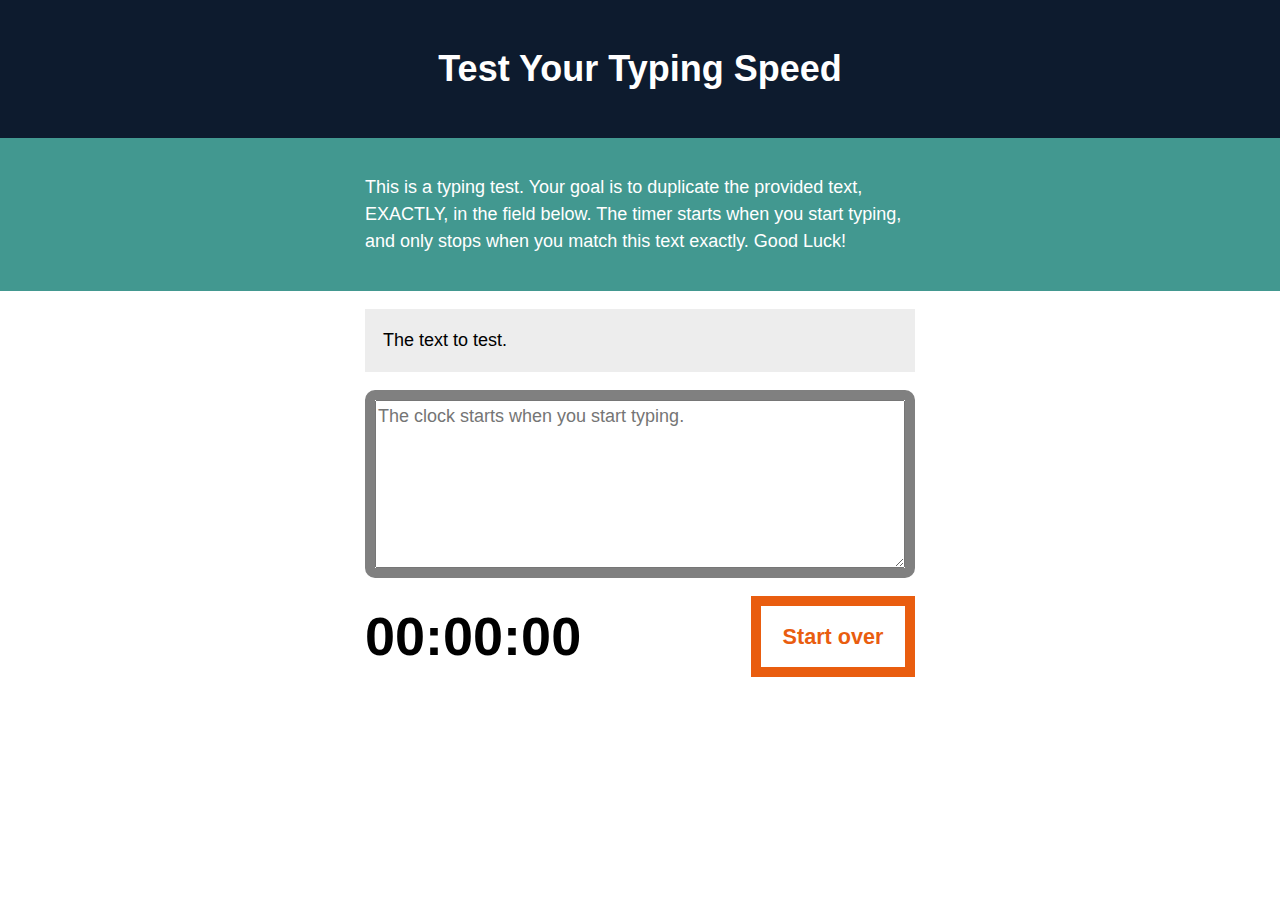
<file: Week-2_Javascript/CA1/typingSpeedTester/index.html>
<!DOCTYPE html>
<html lang="en-US">

<head>
    <meta charset="UTF-8">
    <meta name="viewport" content="width=device-width, initial-scale=1">
    <title>JS Typing Speed Test</title>
    <script src="script.js" async></script>
    <link rel="stylesheet" href="https://fonts.googleapis.com/css?family=Montserrat" type="text/css" media="all">
    <link rel="stylesheet" href="style.css">
</head>

<body>
    <header class="masthead">
        <h1>Test Your Typing Speed</h1>
    </header>
    <main class="main">
        <article class="intro">
            <p>This is a typing test. Your goal is to duplicate the provided text, EXACTLY, in the field below. The timer starts when you start typing, and only stops when you match this text exactly. Good Luck!</p>
        </article><!-- .intro -->
        <section class="test-area">
            <div id="origin-text">
                <p>The text to test.</p>
            </div><!-- #origin-text -->

            <div class="test-wrapper">
                <textarea id="test-area" name="textarea" rows="6" placeholder="The clock starts when you start typing."></textarea>
            </div><!-- .test-wrapper -->

            <div class="meta">
                <section id="clock">
                    <div class="timer">00:00:00</div>
                </section>

                <button id="reset">Start over</button>
            </div><!-- .meta -->
        </section><!-- .test-area -->
    </main>

</body>

</html>
</file>
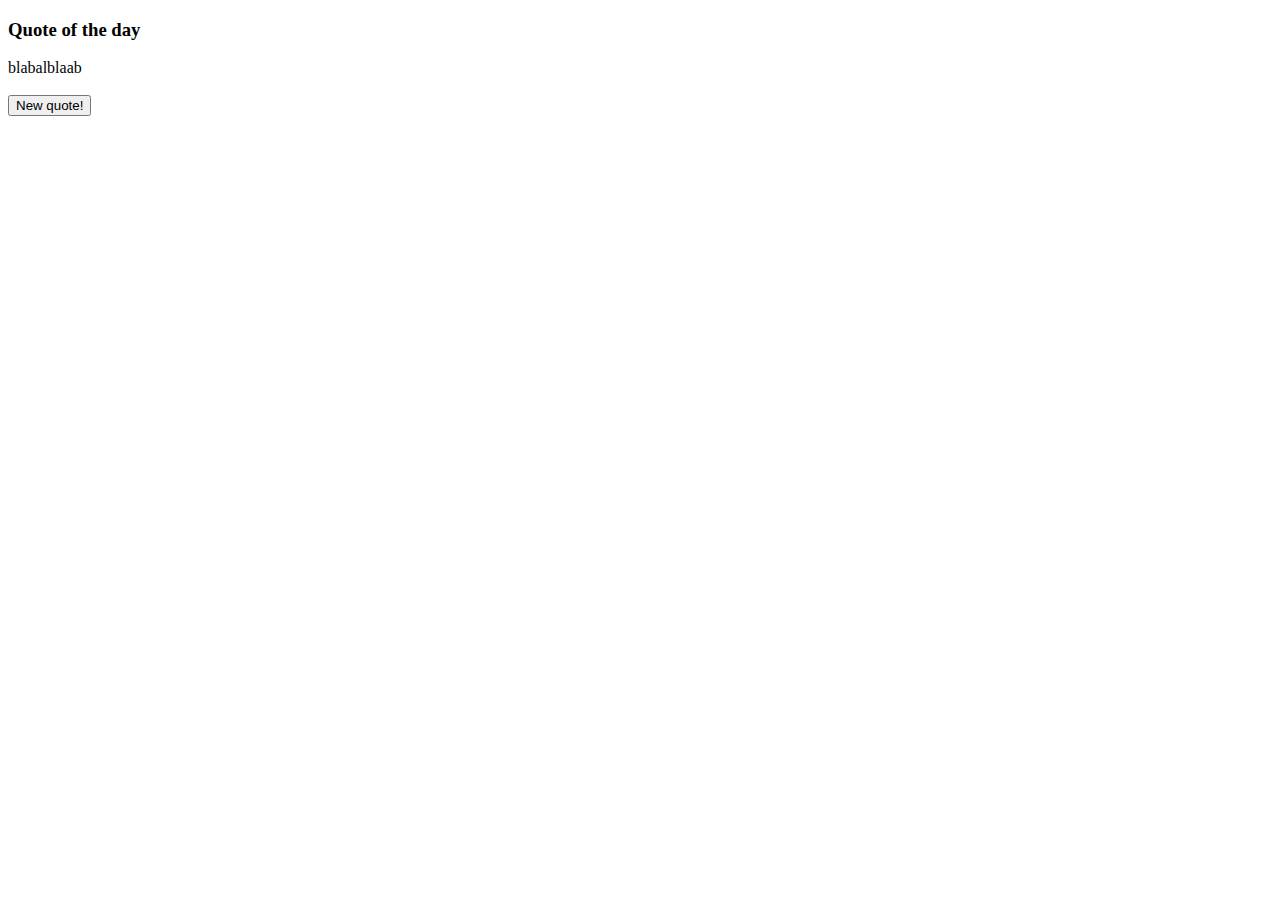
<file: Week-3_REST/Exercise-REST_Quotes/src/main/webapp/index.html>
<!DOCTYPE html>
<html>
    <head>
        <title>Start Page</title>
        <meta http-equiv="Content-Type" content="text/html; charset=UTF-8">
    </head>
    <body>
        <h3>Quote of the day</h3>
        <div id="app"></div>
        <br>
        <button onclick="randomQuote()">New quote!</button>
        <script>
            var app = document.getElementById("app");
            app.innerHTML = "blabalblaab";
            var url = "http://localhost:8084/Exercise-REST_Quotes/api/quote/random";
            var conf = {method: 'get'};
            var promise = fetch(url, conf);
            promise.then(function(response){
                return response.text();
            }).then(function(text){
                console.log(text);
                app.innerHTML = text;
            });
            
            function randomQuote() {
                var app = document.getElementById("app");
                app.innerHTML = "blabalblaab";
                var url = "http://localhost:8084/Exercise-REST_Quotes/api/quote/random";
                var conf = {method: 'get'};
                var promise = fetch(url, conf);
                promise.then(function(response){
                    return response.text();
                }).then(function(text){
                    console.log(text);
                    app.innerHTML = text;
                });
            }
        </script>
    </body>
</html>
</file>
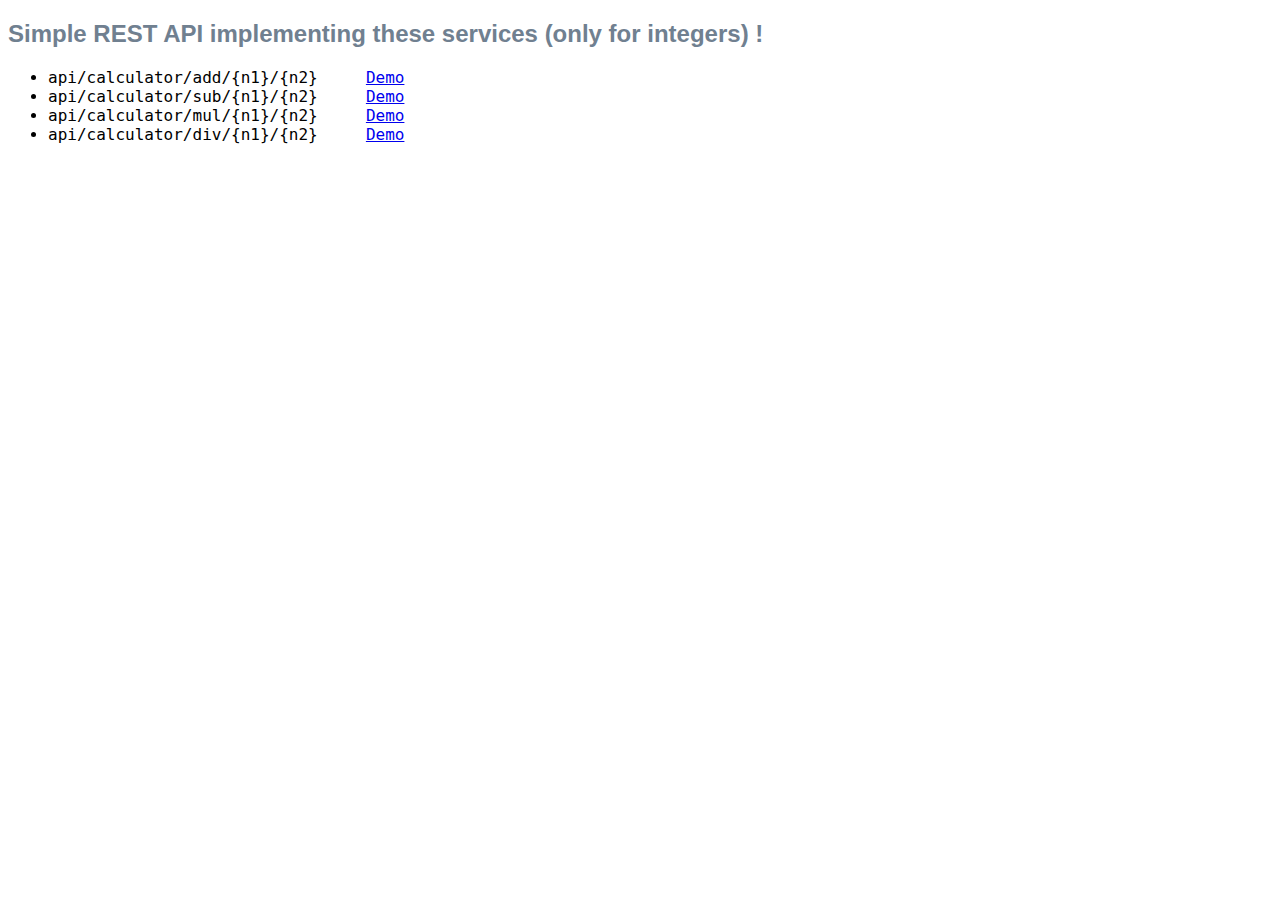
<file: Week-3_REST/resassuredEx1-master/src/main/webapp/index.html>
<!DOCTYPE html>
<html>
  <head>
    <title>Start Page</title>
    <meta http-equiv="Content-Type" content="text/html; charset=UTF-8">
  </head>
  <body>
    <h2 style="font-family: sans-serif;color: slategray">Simple REST API implementing these services (only for integers) !</h2>
    <ul style="font-family: monospace;font-size: large">
      <li>api/calculator/add/{n1}/{n2} &nbsp;&nbsp;&nbsp;&nbsp;<a href="api/calculator/add/2/2">Demo</a></li>
      <li>api/calculator/sub/{n1}/{n2} &nbsp;&nbsp;&nbsp;&nbsp;<a href="api/calculator/sub/2/2">Demo</a></li>
      <li>api/calculator/mul/{n1}/{n2} &nbsp;&nbsp;&nbsp;&nbsp;<a href="api/calculator/mul/2/2">Demo</a></li>
      <li>api/calculator/div/{n1}/{n2} &nbsp;&nbsp;&nbsp;&nbsp;<a href="api/calculator/div/2/2">Demo</a></li>
    </ul>
  </body>
</html>
</file>
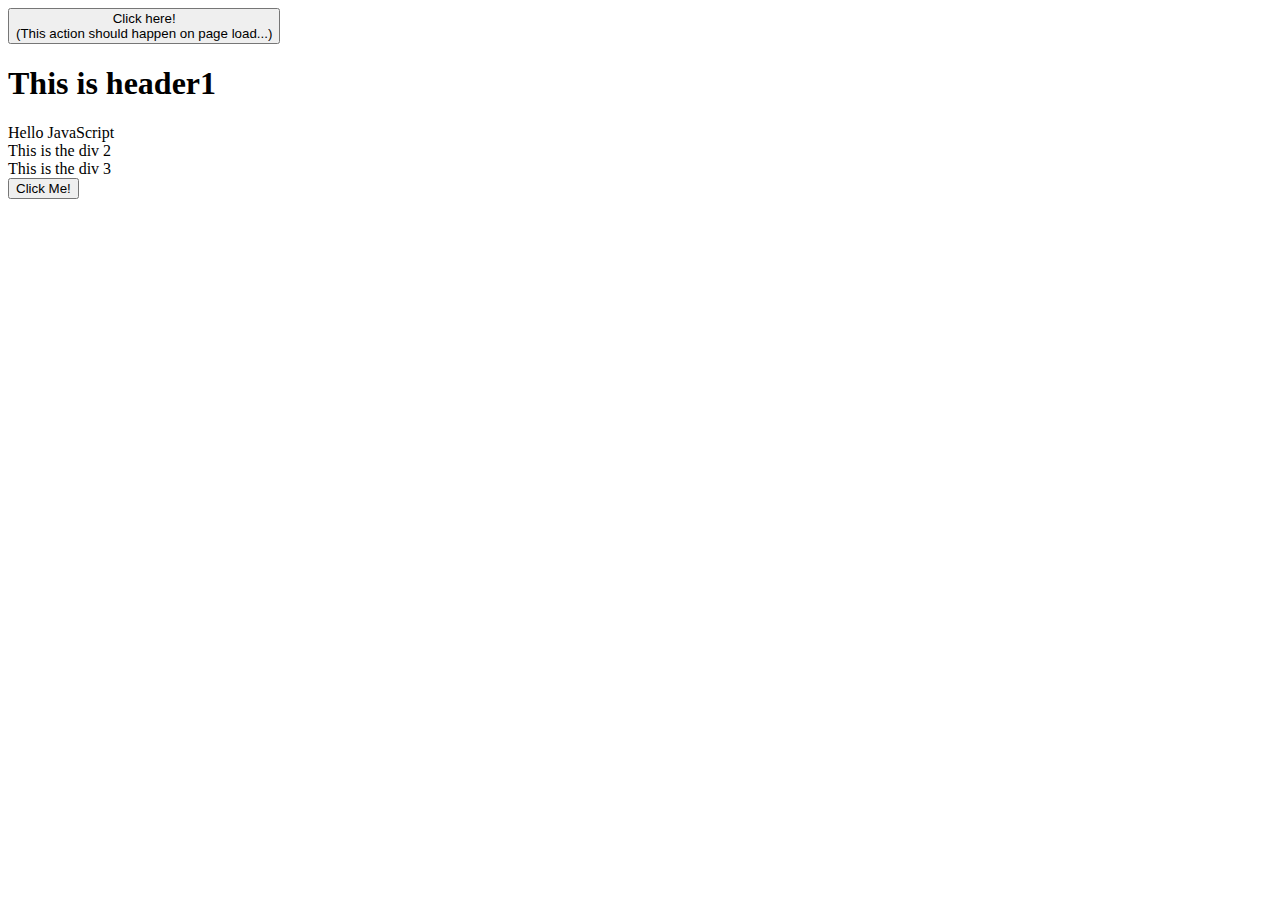
<file: Week-2_Javascript/JsDay2/opgave1.html>
<!DOCTYPE html>
<html lang="en">
    <head>
        <meta charset="UTF-8">
        <meta name="viewport" content="width=device-width, initial-scale=1.0">
        <meta http-equiv="X-UA-Compatible" content="ie=edge">
        <script src="jsDay2.js">
            document.onload = standardColor();
        </script>
        <title>Document</title>
    </head>
    <body>
        <button id="btn2" onclick="standardColor()" type="button">Click here!<br>(This action should happen on page load...)</button>
        <br>
        <h1>This is header1</h1>
        <div id="div1">Hello JavaScript</div>
        <div id="div2">This is the div 2</div>
        <div id="div3">This is the div 3</div>

        <button id="btn1" onclick="divColor()" type="button">Click Me!</button>
        


        
    </body>
</html>
</file>
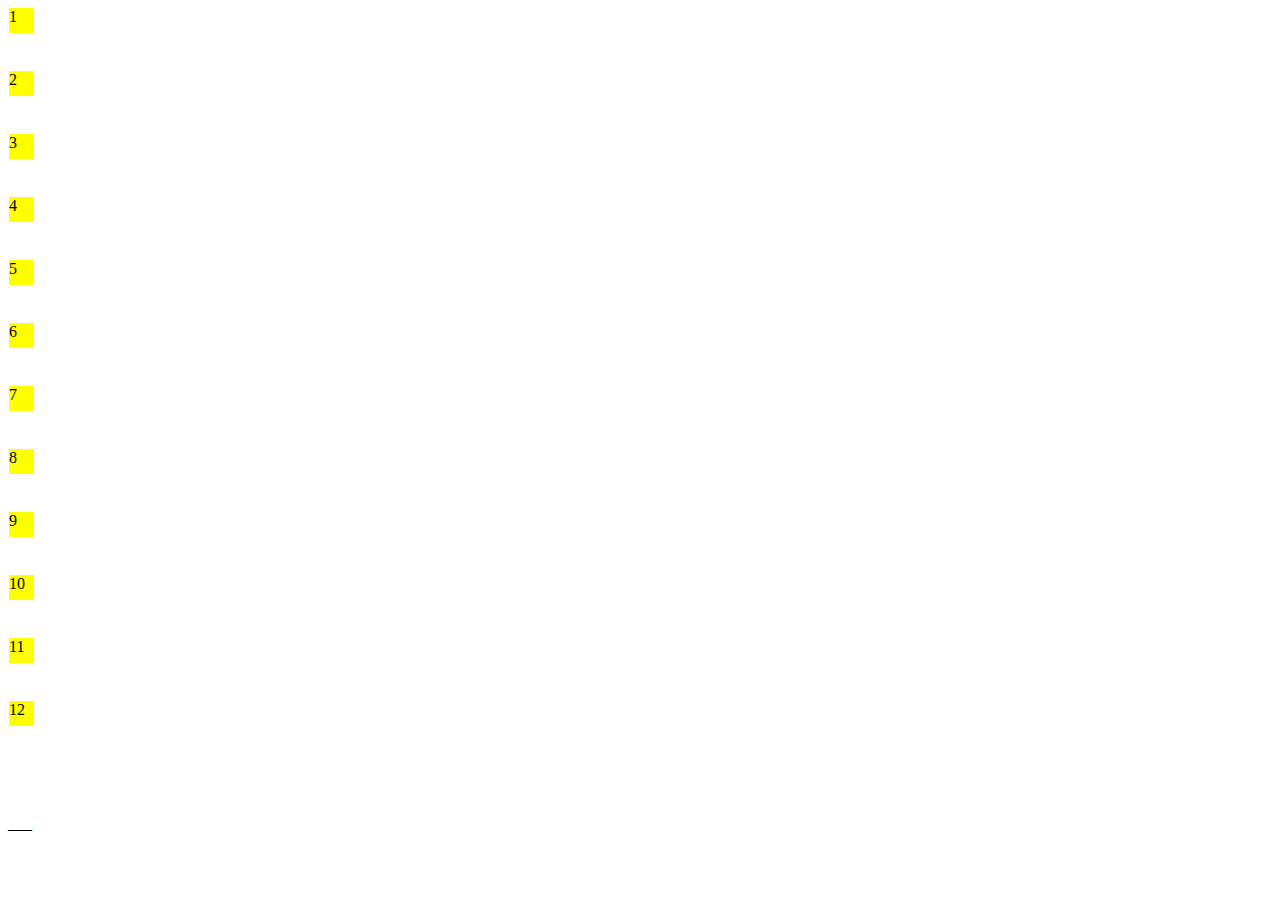
<file: Week-2_Javascript/JsDay2/opgave2.html>
<!DOCTYPE html>
<html lang="en">
<head>
    <meta charset="UTF-8">
    <meta name="viewport" content="width=device-width, initial-scale=1.0">
    <meta http-equiv="X-UA-Compatible" content="ie=edge">
    <link rel="stylesheet" href="mycss.css">
    <title>Document</title>
</head>
<body>
    <div id="outher" >
        <div id="div1" class="mydiv" onclick="hiFromId(this.id)">1</div>
        <br><br>
        <div id="div2" class="mydiv" onclick="hiFromId(this.id)">2</div>
        <br><br>
        <div id="div3" class="mydiv" onclick="hiFromId(this.id)">3</div>
        <br><br>
        <div id="div4" class="mydiv" onclick="hiFromId(this.id)">4</div>
        <br><br>
        <div id="div5" class="mydiv" onclick="hiFromId(this.id)">5</div>
        <br><br>
        <div id="div6" class="mydiv" onclick="hiFromId(this.id)">6</div>
        <br><br>
        <div id="div7" class="mydiv" onclick="hiFromId(this.id)">7</div>
        <br><br>
        <div id="div8" class="mydiv" onclick="hiFromId(this.id)">8</div>
        <br><br>
        <div id="div9" class="mydiv" onclick="hiFromId(this.id)">9</div>
        <br><br>
        <div id="div10" class="mydiv" onclick="hiFromId(this.id)">10</div>
        <br><br>
        <div id="div11" class="mydiv" onclick="hiFromId(this.id)">11</div>
        <br><br>
        <div id="div12" class="mydiv" onclick="hiFromId(this.id)">12</div>
    </div>
    <br>
    <br>
    <br>
    <br>

    <p id="1">___</p>
   
    <script src="jsDay2opgave2.js"></script>
    </body>
</html>
</file>
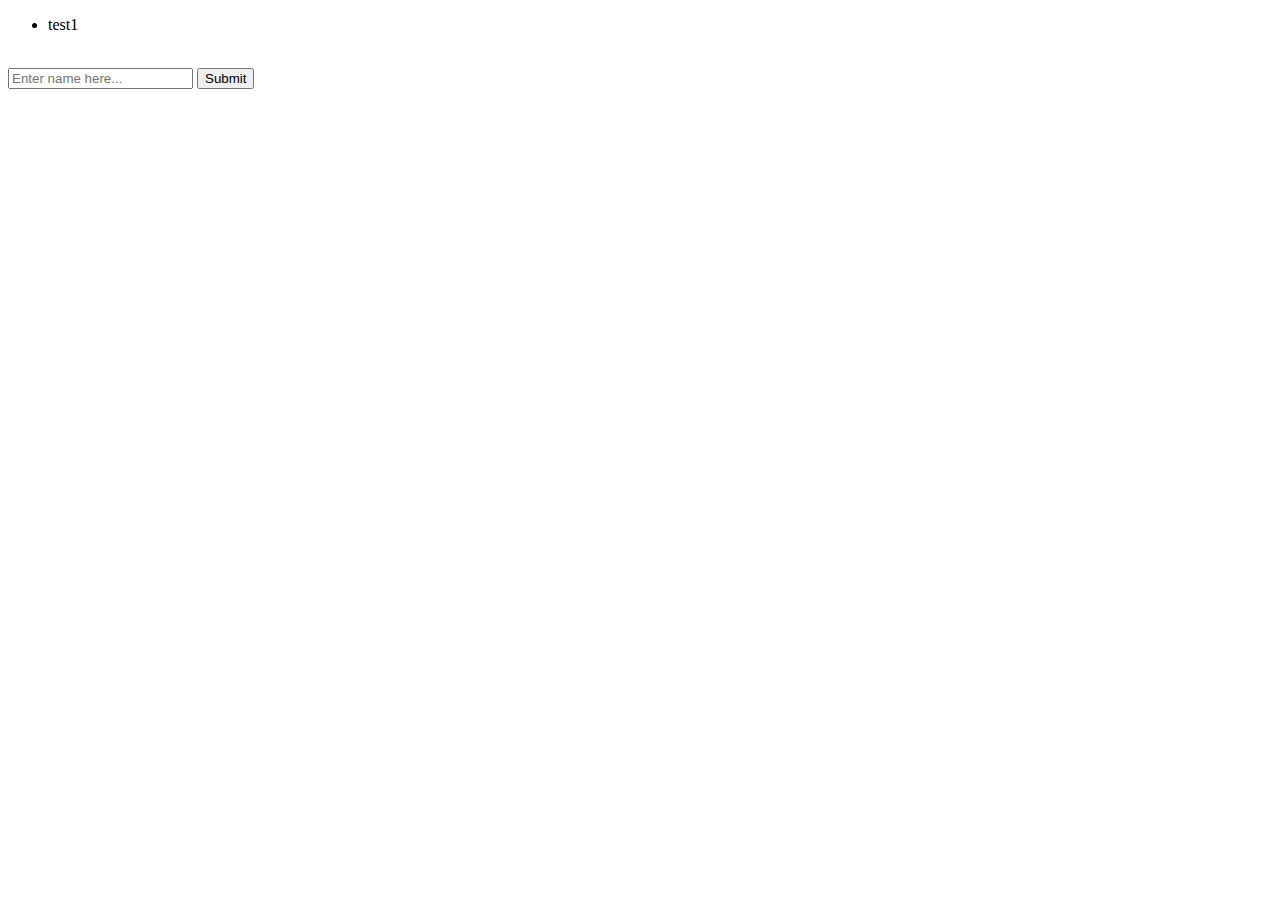
<file: Week-2_Javascript/JsDay2/opgave4.html>
<!DOCTYPE html>
<html lang="en">
    <head>
        <meta charset="UTF-8">
        <meta name="viewport" content="width=device-width, initial-scale=1.0">
        <meta http-equiv="X-UA-Compatible" content="ie=edge">
        <script>
            window.onload = function() {
                
                // document.getElementById("add").onclick = function(event) {
                //     var node = document.createElement("li");
                //     var text = document("userinput").value;
                //     var textNode = document.createTextNode(text);
                //     node.appendChild(textNode);
                //     document.getElementById("list").appendChild(node);
                //     event.preventDefault();
                // }





                document.getElementById("add").onclick = function(event) {
                    

                    var text = document.getElementById("userinput").value;
                    console.log(text);

                    var li = "<li>" + text + "</li>";

                    document.getElementById("list").appendChild(li);
                    event.preventDefault();

                }
            }
        </script>
        <title>Document</title>
    </head>
    <body>
        <form>
            <ul id="list">
                <li>test1</li>
            </ul>
            <br>
            <input type="text" id="userinput" placeholder="Enter name here...">
            <input id="add" type="submit" value="Submit">
        </form>
    </body>
</html>
</file>
<file: Week-2_Javascript/CA1/typingSpeedTester/style.css>
/*--------------------------------------------------------------
Typography
--------------------------------------------------------------*/

body,
button,
input,
select,
textarea {
	font-family: 'Source Sans Pro', 'Helvetica', Arial, sans-serif;
	font-size: 18px;
	line-height: 1.5;
}

h1,
h2,
h3,
h4,
h5,
h6 {
	clear: both;
}

p {
	margin-bottom: 1.5em;
}

b,
strong {
	font-weight: bold;
}

dfn,
cite,
em,
i {
	font-style: italic;
}

blockquote {
	margin: 0 1.5em;
}

address {
	margin: 0 0 1.5em;
}

pre {
	background: #eee;
	font-family: "Courier 10 Pitch", Courier, monospace;
	font-size: 15px;
	font-size: 1.5rem;
	line-height: 1.6;
	margin-bottom: 1.6em;
	max-width: 100%;
	overflow: auto;
	padding: 1.6em;
}

code,
kbd,
tt,
var {
	font: 15px Monaco, Consolas, "Andale Mono", "DejaVu Sans Mono", monospace;
}

abbr,
acronym {
	border-bottom: 1px dotted #666;
	cursor: help;
}

mark,
ins {
	background: #fff9c0;
	text-decoration: none;
}

sup,
sub {
	font-size: 75%;
	height: 0;
	line-height: 0;
	position: relative;
	vertical-align: baseline;
}

sup {
	bottom: 1ex;
}

sub {
	top: .5ex;
}

small {
	font-size: 75%;
}

big {
	font-size: 125%;
}

/*--------------------------------------------------------------
Layout
--------------------------------------------------------------*/
body {
    margin: 0;
    padding: 0;
}

.masthead {
    padding: 1em 2em;
    background-color: #0D1B2E;
    color: white;
}

.masthead h1 {
    text-align: center;
}

.intro {
    padding: 2em 2em;
    color: #ffffff;
    background: #429890;
}


.intro p,
.test-area {
    margin: 0 auto;
    max-width: 550px;
}

.test-area {
    margin-bottom: 4em;
    padding: 0 2em;
}

.test-wrapper {
    border: 10px solid grey;
    border-radius: 10px;
}

#origin-text {
    margin: 1em 0;
    padding: 1em 1em 0;
    background-color: #ededed;
}

#origin-text p {
    margin: 0;
    padding-bottom: 1em;
}

.test-wrapper {
    display: flex;
}

.test-wrapper textarea {
    flex: 1;
}

.meta {
    margin-top: 1em;
    display: flex;
    justify-content: space-between;
    flex-wrap: wrap;
}

.timer {
    font-size: 3em;
    font-weight: bold;
}

#reset {
    padding: .5em 1em;
    font-size: 1.2em;
    font-weight: bold;
    color: #E95D0F;
    background: white ;
    border: 10px solid #E95D0F;
}

#reset:hover {
    color: white;
    background-color: #E95D0F;
}
</file>
<file: Week-2_Javascript/JsDay2/mycss.css>
div.mydiv {
    width: 25px; 
    height: 25px;
    background-color: yellow; 
    margin: 1px;
}
</file>
